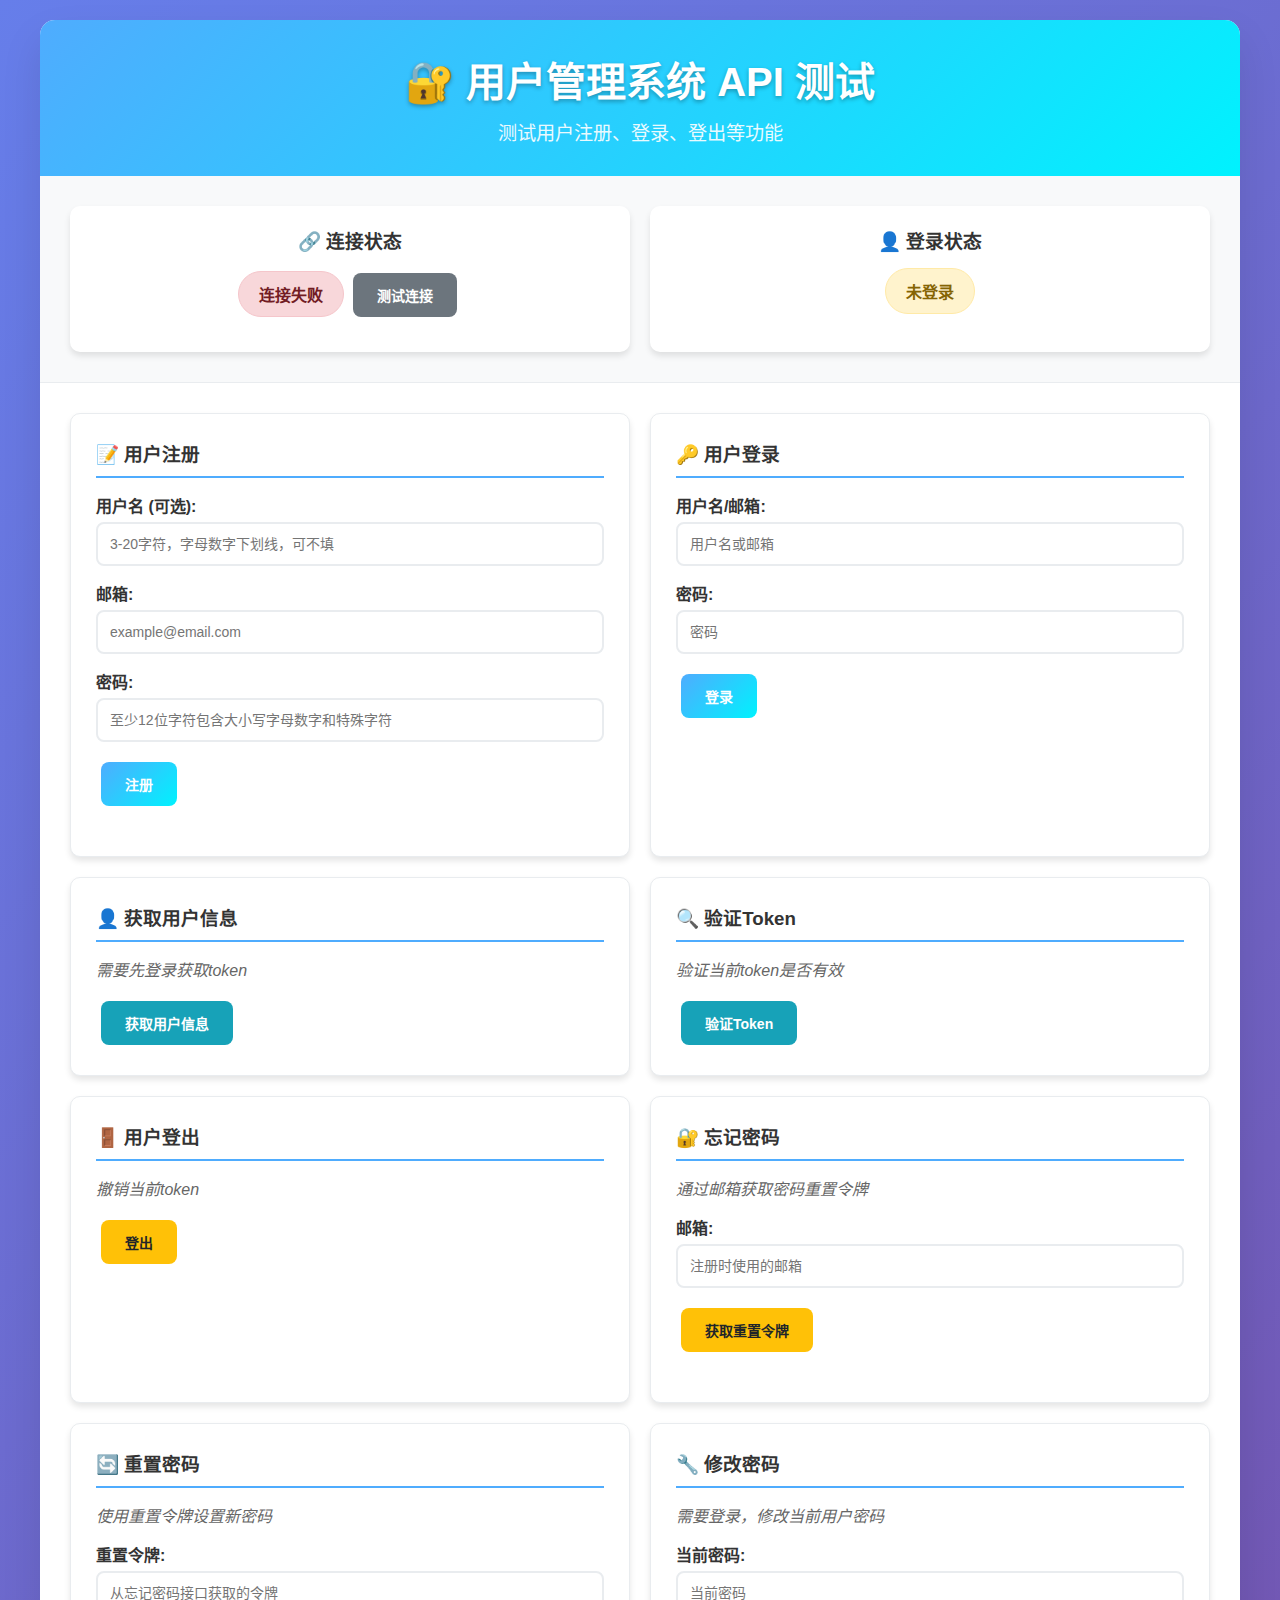
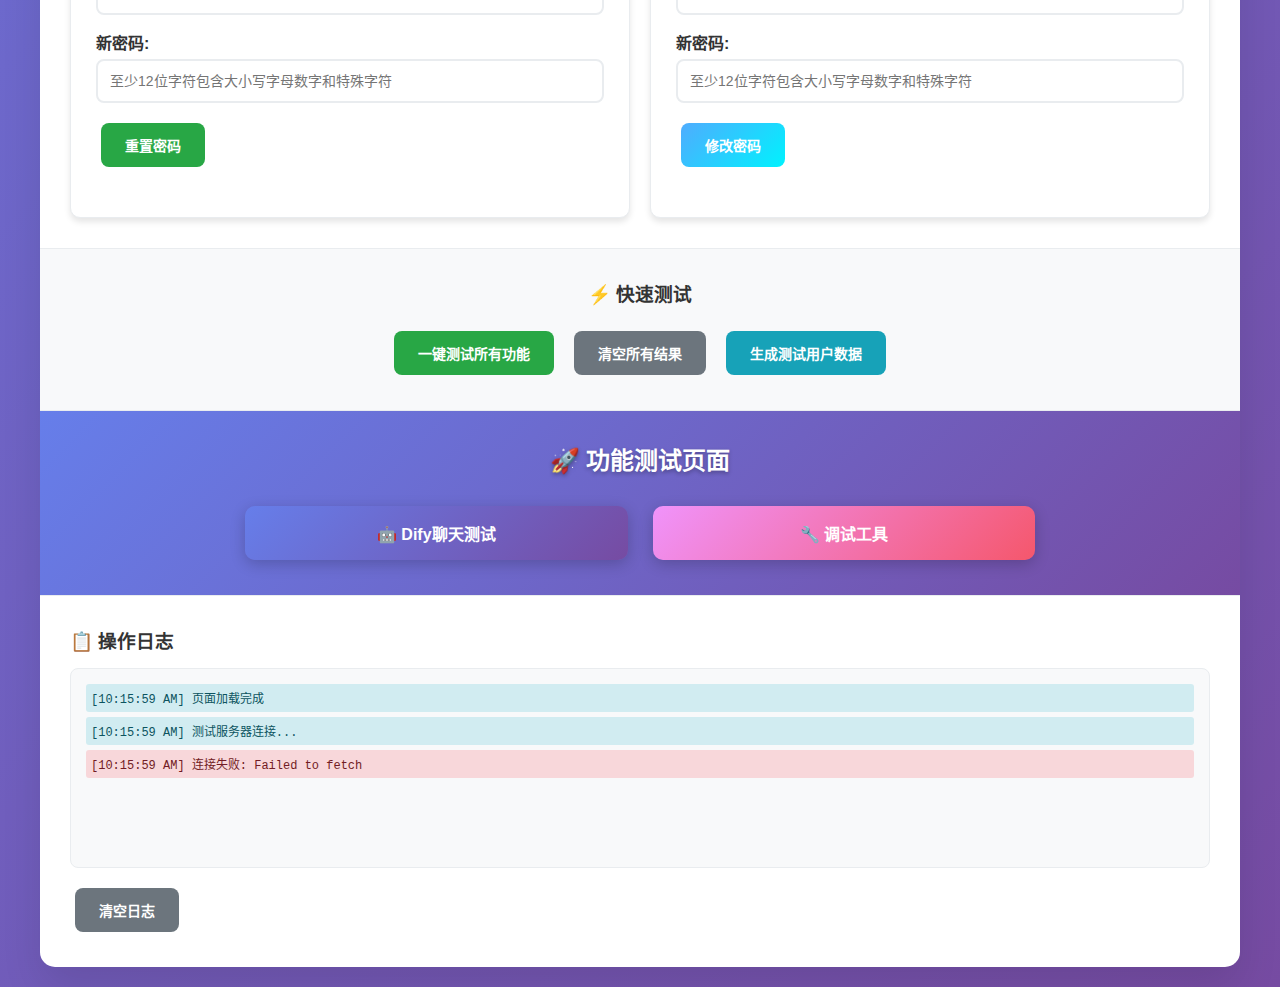
<file: web_test/index.html>
<!DOCTYPE html>
<html lang="zh-CN">
<head>
    <meta charset="UTF-8">
    <meta name="viewport" content="width=device-width, initial-scale=1.0">
    <title>用户管理系统 - API测试</title>
    <link rel="stylesheet" href="style.css">
</head>
<body>
    <div class="container">
        <header>
            <h1>🔐 用户管理系统 API 测试</h1>
            <p>测试用户注册、登录、登出等功能</p>
        </header>

        <!-- 状态显示区域 -->
        <div class="status-section">
            <div class="status-card">
                <h3>🔗 连接状态</h3>
                <div id="connection-status" class="status-indicator">未连接</div>
                <button onclick="testConnection()" class="btn btn-secondary">测试连接</button>
            </div>
            <div class="status-card">
                <h3>👤 登录状态</h3>
                <div id="login-status" class="status-indicator">未登录</div>
                <div id="user-info" class="user-info" style="display: none;"></div>
            </div>
        </div>

        <!-- API测试区域 -->
        <div class="api-section">
            <!-- 用户注册 -->
            <div class="api-card">
                <h3>📝 用户注册</h3>
                <form id="register-form" class="api-form">
                    <div class="form-group">
                        <label for="reg-username">用户名 (可选):</label>
                        <input type="text" id="reg-username" placeholder="3-20字符，字母数字下划线，可不填">
                    </div>
                    <div class="form-group">
                        <label for="reg-email">邮箱:</label>
                        <input type="email" id="reg-email" placeholder="example@email.com" required>
                    </div>
                    <div class="form-group">
                        <label for="reg-password">密码:</label>
                        <input type="password" id="reg-password" placeholder="至少12位字符包含大小写字母数字和特殊字符" required>
                    </div>
                    <button type="submit" class="btn btn-primary">注册</button>
                </form>
                <div id="register-result" class="result-area"></div>
            </div>

            <!-- 用户登录 -->
            <div class="api-card">
                <h3>🔑 用户登录</h3>
                <form id="login-form" class="api-form">
                    <div class="form-group">
                        <label for="login-credential">用户名/邮箱:</label>
                        <input type="text" id="login-credential" placeholder="用户名或邮箱" required>
                    </div>
                    <div class="form-group">
                        <label for="login-password">密码:</label>
                        <input type="password" id="login-password" placeholder="密码" required>
                    </div>
                    <button type="submit" class="btn btn-primary">登录</button>
                </form>
                <div id="login-result" class="result-area"></div>
            </div>

            <!-- 获取用户信息 -->
            <div class="api-card">
                <h3>👤 获取用户信息</h3>
                <p class="description">需要先登录获取token</p>
                <button onclick="getUserProfile()" class="btn btn-info">获取用户信息</button>
                <div id="profile-result" class="result-area"></div>
            </div>

            <!-- Token验证 -->
            <div class="api-card">
                <h3>🔍 验证Token</h3>
                <p class="description">验证当前token是否有效</p>
                <button onclick="verifyToken()" class="btn btn-info">验证Token</button>
                <div id="verify-result" class="result-area"></div>
            </div>

            <!-- 用户登出 -->
            <div class="api-card">
                <h3>🚪 用户登出</h3>
                <p class="description">撤销当前token</p>
                <button onclick="logout()" class="btn btn-warning">登出</button>
                <div id="logout-result" class="result-area"></div>
            </div>

            <!-- 忘记密码 -->
            <div class="api-card">
                <h3>🔐 忘记密码</h3>
                <p class="description">通过邮箱获取密码重置令牌</p>
                <form id="forgot-password-form" class="api-form">
                    <div class="form-group">
                        <label for="forgot-email">邮箱:</label>
                        <input type="email" id="forgot-email" placeholder="注册时使用的邮箱" required>
                    </div>
                    <button type="submit" class="btn btn-warning">获取重置令牌</button>
                </form>
                <div id="forgot-password-result" class="result-area"></div>
            </div>

            <!-- 重置密码 -->
            <div class="api-card">
                <h3>🔄 重置密码</h3>
                <p class="description">使用重置令牌设置新密码</p>
                <form id="reset-password-form" class="api-form">
                    <div class="form-group">
                        <label for="reset-token">重置令牌:</label>
                        <input type="text" id="reset-token" placeholder="从忘记密码接口获取的令牌" required>
                    </div>
                    <div class="form-group">
                        <label for="new-password">新密码:</label>
                        <input type="password" id="new-password" placeholder="至少12位字符包含大小写字母数字和特殊字符" required>
                    </div>
                    <button type="submit" class="btn btn-success">重置密码</button>
                </form>
                <div id="reset-password-result" class="result-area"></div>
            </div>

            <!-- 修改密码 -->
            <div class="api-card">
                <h3>🔧 修改密码</h3>
                <p class="description">需要登录，修改当前用户密码</p>
                <form id="change-password-form" class="api-form">
                    <div class="form-group">
                        <label for="current-password">当前密码:</label>
                        <input type="password" id="current-password" placeholder="当前密码" required>
                    </div>
                    <div class="form-group">
                        <label for="change-new-password">新密码:</label>
                        <input type="password" id="change-new-password" placeholder="至少12位字符包含大小写字母数字和特殊字符" required>
                    </div>
                    <button type="submit" class="btn btn-primary">修改密码</button>
                </form>
                <div id="change-password-result" class="result-area"></div>
            </div>
        </div>

        <!-- 快速测试区域 -->
        <div class="quick-test-section">
            <h3>⚡ 快速测试</h3>
            <div class="quick-test-buttons">
                <button onclick="quickTest()" class="btn btn-success">一键测试所有功能</button>
                <button onclick="clearAllResults()" class="btn btn-secondary">清空所有结果</button>
                <button onclick="generateTestUser()" class="btn btn-info">生成测试用户数据</button>
            </div>
        </div>

        <!-- 功能页面导航 -->
        <div class="navigation-section">
            <h3>🚀 功能测试页面</h3>
            <div class="navigation-buttons">

                <a href="dify_test.html" class="btn btn-secondary">🤖 Dify聊天测试</a>
                <a href="debug.html" class="btn btn-warning">🔧 调试工具</a>
            </div>
        </div>

        <!-- 日志区域 -->
        <div class="log-section">
            <h3>📋 操作日志</h3>
            <div id="log-area" class="log-area"></div>
            <button onclick="clearLogs()" class="btn btn-secondary">清空日志</button>
        </div>
    </div>

    <script src="script.js"></script>
</body>
</html>
</file>
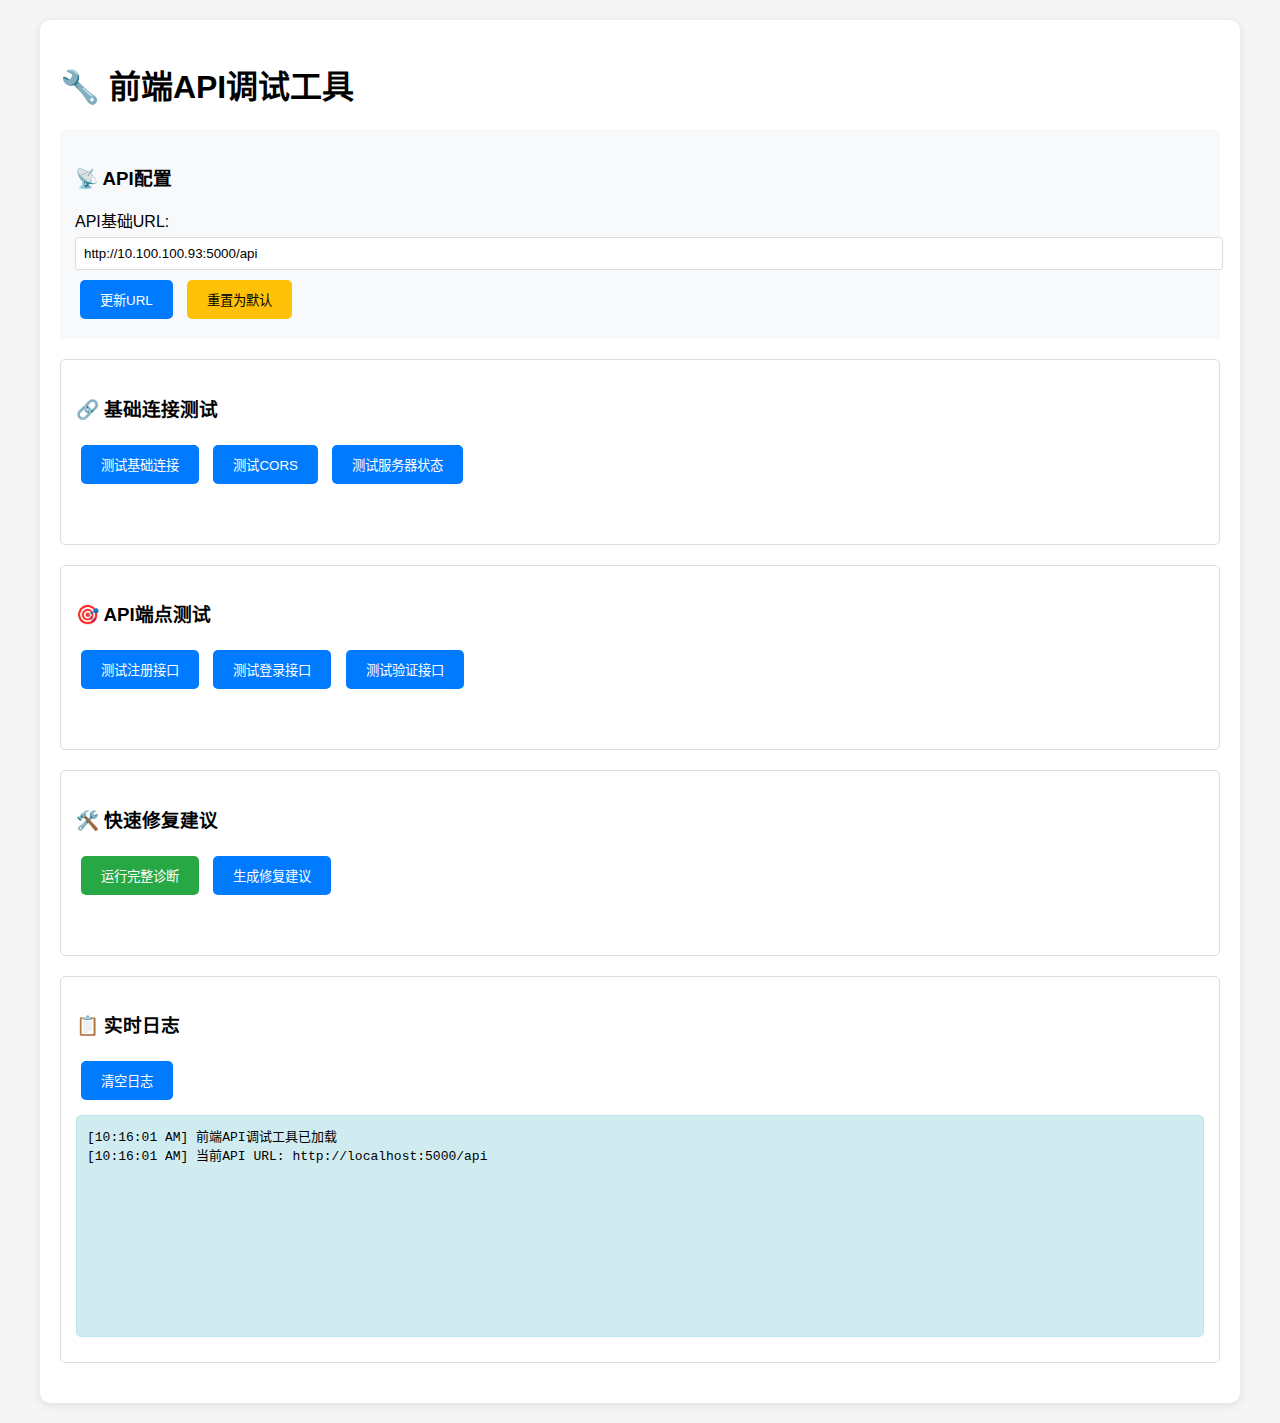
<file: web_test/debug.html>
<!DOCTYPE html>
<html lang="zh-CN">
<head>
    <meta charset="UTF-8">
    <meta name="viewport" content="width=device-width, initial-scale=1.0">
    <title>前端API调试工具</title>
    <style>
        body {
            font-family: Arial, sans-serif;
            max-width: 1200px;
            margin: 0 auto;
            padding: 20px;
            background-color: #f5f5f5;
        }
        .container {
            background: white;
            padding: 20px;
            border-radius: 10px;
            box-shadow: 0 2px 10px rgba(0,0,0,0.1);
        }
        .test-section {
            margin: 20px 0;
            padding: 15px;
            border: 1px solid #ddd;
            border-radius: 5px;
        }
        .btn {
            background: #007bff;
            color: white;
            padding: 10px 20px;
            border: none;
            border-radius: 5px;
            cursor: pointer;
            margin: 5px;
        }
        .btn:hover { background: #0056b3; }
        .btn.success { background: #28a745; }
        .btn.danger { background: #dc3545; }
        .btn.warning { background: #ffc107; color: black; }
        
        .result {
            margin: 10px 0;
            padding: 10px;
            border-radius: 5px;
            white-space: pre-wrap;
            font-family: monospace;
        }
        .result.success { background: #d4edda; border: 1px solid #c3e6cb; }
        .result.error { background: #f8d7da; border: 1px solid #f5c6cb; }
        .result.info { background: #d1ecf1; border: 1px solid #bee5eb; }
        
        .config-section {
            background: #f8f9fa;
            padding: 15px;
            border-radius: 5px;
            margin: 15px 0;
        }
        
        .url-input {
            width: 100%;
            padding: 8px;
            margin: 5px 0;
            border: 1px solid #ddd;
            border-radius: 3px;
        }
    </style>
</head>
<body>
    <div class="container">
        <h1>🔧 前端API调试工具</h1>
        
        <!-- API配置 -->
        <div class="config-section">
            <h3>📡 API配置</h3>
            <label>API基础URL:</label>
            <input type="text" id="api-url" class="url-input" value="http://10.100.100.93:5000/api">
            <button class="btn" onclick="updateApiUrl()">更新URL</button>
            <button class="btn warning" onclick="resetToDefault()">重置为默认</button>
        </div>
        
        <!-- 基础连接测试 -->
        <div class="test-section">
            <h3>🔗 基础连接测试</h3>
            <button class="btn" onclick="testBasicConnection()">测试基础连接</button>
            <button class="btn" onclick="testCors()">测试CORS</button>
            <button class="btn" onclick="testServerStatus()">测试服务器状态</button>
            <div id="connection-result" class="result"></div>
        </div>
        
        <!-- API端点测试 -->
        <div class="test-section">
            <h3>🎯 API端点测试</h3>
            <button class="btn" onclick="testRegisterEndpoint()">测试注册接口</button>
            <button class="btn" onclick="testLoginEndpoint()">测试登录接口</button>
            <button class="btn" onclick="testVerifyEndpoint()">测试验证接口</button>
            <div id="endpoint-result" class="result"></div>
        </div>
        
        <!-- 快速修复建议 -->
        <div class="test-section">
            <h3>🛠️ 快速修复建议</h3>
            <button class="btn success" onclick="runFullDiagnostic()">运行完整诊断</button>
            <button class="btn" onclick="generateFixSuggestions()">生成修复建议</button>
            <div id="fix-result" class="result"></div>
        </div>
        
        <!-- 实时日志 -->
        <div class="test-section">
            <h3>📋 实时日志</h3>
            <button class="btn" onclick="clearLog()">清空日志</button>
            <div id="debug-log" class="result info" style="height: 200px; overflow-y: scroll;"></div>
        </div>
    </div>

    <script>
        let currentApiUrl = 'http://localhost:5000/api';

        // 日志函数
        function addLog(message, type = 'info') {
            const timestamp = new Date().toLocaleTimeString();
            const logEntry = `[${timestamp}] ${message}`;
            
            const logArea = document.getElementById('debug-log');
            const logDiv = document.createElement('div');
            logDiv.textContent = logEntry;
            logDiv.style.color = type === 'error' ? 'red' : type === 'success' ? 'green' : 'black';
            logArea.appendChild(logDiv);
            logArea.scrollTop = logArea.scrollHeight;
        }

        function clearLog() {
            document.getElementById('debug-log').innerHTML = '';
            addLog('日志已清空');
        }

        // 显示结果
        function showResult(elementId, message, type = 'info') {
            const element = document.getElementById(elementId);
            element.textContent = message;
            element.className = `result ${type}`;
            addLog(message, type);
        }

        // 更新API URL
        function updateApiUrl() {
            const newUrl = document.getElementById('api-url').value.trim();
            if (newUrl) {
                currentApiUrl = newUrl;
                addLog(`API URL已更新为: ${currentApiUrl}`);
            }
        }

        function resetToDefault() {
            document.getElementById('api-url').value = 'http://localhost:5000/api';
            currentApiUrl = 'http://localhost:5000/api';
            addLog('API URL已重置为默认值');
        }

        // 基础连接测试
        async function testBasicConnection() {
            addLog('开始基础连接测试...');
            try {
                const response = await fetch(currentApiUrl.replace('/api', ''));
                showResult('connection-result', 
                    `基础连接测试结果:\n状态码: ${response.status}\n状态文本: ${response.statusText}`, 
                    response.ok ? 'success' : 'error'
                );
            } catch (error) {
                showResult('connection-result', 
                    `基础连接测试失败:\n错误: ${error.message}\n可能的原因:\n1. 后端服务未启动\n2. 端口被占用\n3. 防火墙阻止连接`, 
                    'error'
                );
            }
        }

        async function testCors() {
            addLog('开始CORS测试...');
            try {
                const response = await fetch(`${currentApiUrl}/auth/verify-token`, {
                    method: 'OPTIONS'
                });
                const corsHeaders = {
                    'Access-Control-Allow-Origin': response.headers.get('Access-Control-Allow-Origin'),
                    'Access-Control-Allow-Methods': response.headers.get('Access-Control-Allow-Methods'),
                    'Access-Control-Allow-Headers': response.headers.get('Access-Control-Allow-Headers')
                };
                
                showResult('connection-result', 
                    `CORS测试结果:\n状态码: ${response.status}\nCORS头信息:\n${JSON.stringify(corsHeaders, null, 2)}`, 
                    response.ok ? 'success' : 'error'
                );
            } catch (error) {
                showResult('connection-result', 
                    `CORS测试失败:\n错误: ${error.message}\n可能的原因:\n1. 服务器未配置CORS\n2. 预检请求失败`, 
                    'error'
                );
            }
        }

        async function testServerStatus() {
            addLog('测试服务器状态...');
            try {
                const response = await fetch(`${currentApiUrl}/auth/verify-token`, {
                    method: 'POST',
                    headers: { 'Content-Type': 'application/json' },
                    body: JSON.stringify({})
                });
                const result = await response.json();

                showResult('connection-result', 
                    `服务器状态测试:\n状态码: ${response.status}\n响应: ${JSON.stringify(result, null, 2)}`, 
                    'info'
                );
            } catch (error) {
                showResult('connection-result', `服务器状态测试失败: ${error.message}`, 'error');
            }
        }

        // API端点测试
        async function testRegisterEndpoint() {
            addLog('测试注册接口...');
            try {
                const testData = {
                    username: `test_${Date.now()}`,
                    email: `test_${Date.now()}@example.com`,
                    password: 'TestPass123'
                };

                const response = await fetch(`${currentApiUrl}/auth/register`, {
                    method: 'POST',
                    headers: { 'Content-Type': 'application/json' },
                    body: JSON.stringify(testData)
                });

                const result = await response.json();
                showResult('endpoint-result', 
                    `注册接口测试:\n状态码: ${response.status}\n响应: ${JSON.stringify(result, null, 2)}`, 
                    response.ok ? 'success' : 'error'
                );
            } catch (error) {
                showResult('endpoint-result', `注册接口测试失败: ${error.message}`, 'error');
            }
        }

        async function testLoginEndpoint() {
            addLog('测试登录接口...');
            try {
                const response = await fetch(`${currentApiUrl}/auth/login`, {
                    method: 'POST',
                    headers: { 'Content-Type': 'application/json' },
                    body: JSON.stringify({
                        credential: 'nonexistent',
                        password: 'wrongpassword'
                    })
                });

                const result = await response.json();
                showResult('endpoint-result', 
                    `登录接口测试:\n状态码: ${response.status}\n响应: ${JSON.stringify(result, null, 2)}`, 
                    response.status === 404 ? 'success' : 'error'
                );
            } catch (error) {
                showResult('endpoint-result', `登录接口测试失败: ${error.message}`, 'error');
            }
        }

        async function testVerifyEndpoint() {
            addLog('测试验证接口...');
            try {
                const response = await fetch(`${currentApiUrl}/auth/verify-token`, {
                    method: 'POST',
                    headers: { 
                        'Content-Type': 'application/json',
                        'Authorization': 'Bearer invalid-token'
                    }
                });

                const result = await response.json();
                showResult('endpoint-result', 
                    `验证接口测试:\n状态码: ${response.status}\n响应: ${JSON.stringify(result, null, 2)}`, 
                    response.status === 422 || response.status === 401 ? 'success' : 'error'
                );
            } catch (error) {
                showResult('endpoint-result', `验证接口测试失败: ${error.message}`, 'error');
            }
        }

        // 完整诊断
        async function runFullDiagnostic() {
            addLog('开始运行完整诊断...');
            showResult('fix-result', '正在运行完整诊断，请稍候...', 'info');
            
            await testBasicConnection();
            await new Promise(resolve => setTimeout(resolve, 500));
            await testCors();
            await new Promise(resolve => setTimeout(resolve, 500));
            await testVerifyEndpoint();
            await new Promise(resolve => setTimeout(resolve, 500));
            
            addLog('完整诊断完成');
            showResult('fix-result', '完整诊断已完成，请查看各个测试结果', 'success');
        }

        function generateFixSuggestions() {
            const suggestions = `🛠️ 常见问题修复建议:

1. 🔧 后端服务问题:
   - 确保后端服务已启动: python run.py
   - 检查端口5000是否被占用
   - 确认 .env 文件已正确配置

2. 🌐 网络连接问题:
   - 尝试使用 localhost 替代 127.0.0.1
   - 检查防火墙设置
   - 确认浏览器没有阻止请求

3. 📁 文件路径问题:
   - 确保从正确的目录启动服务
   - 检查所有文件路径是否正确

4. 🔐 CORS问题:
   - 确认Flask-CORS已正确配置
   - 检查CORS设置是否允许当前域名

5. ⚙️ 配置问题:
   - 运行: python check_config.py
   - 检查数据库连接
   - 验证环境变量设置`;

            showResult('fix-result', suggestions, 'info');
            addLog('已生成修复建议');
        }

        // 页面加载时初始化
        document.addEventListener('DOMContentLoaded', function() {
            addLog('前端API调试工具已加载');
            addLog(`当前API URL: ${currentApiUrl}`);
        });
    </script>
</body>
</html>
</file>
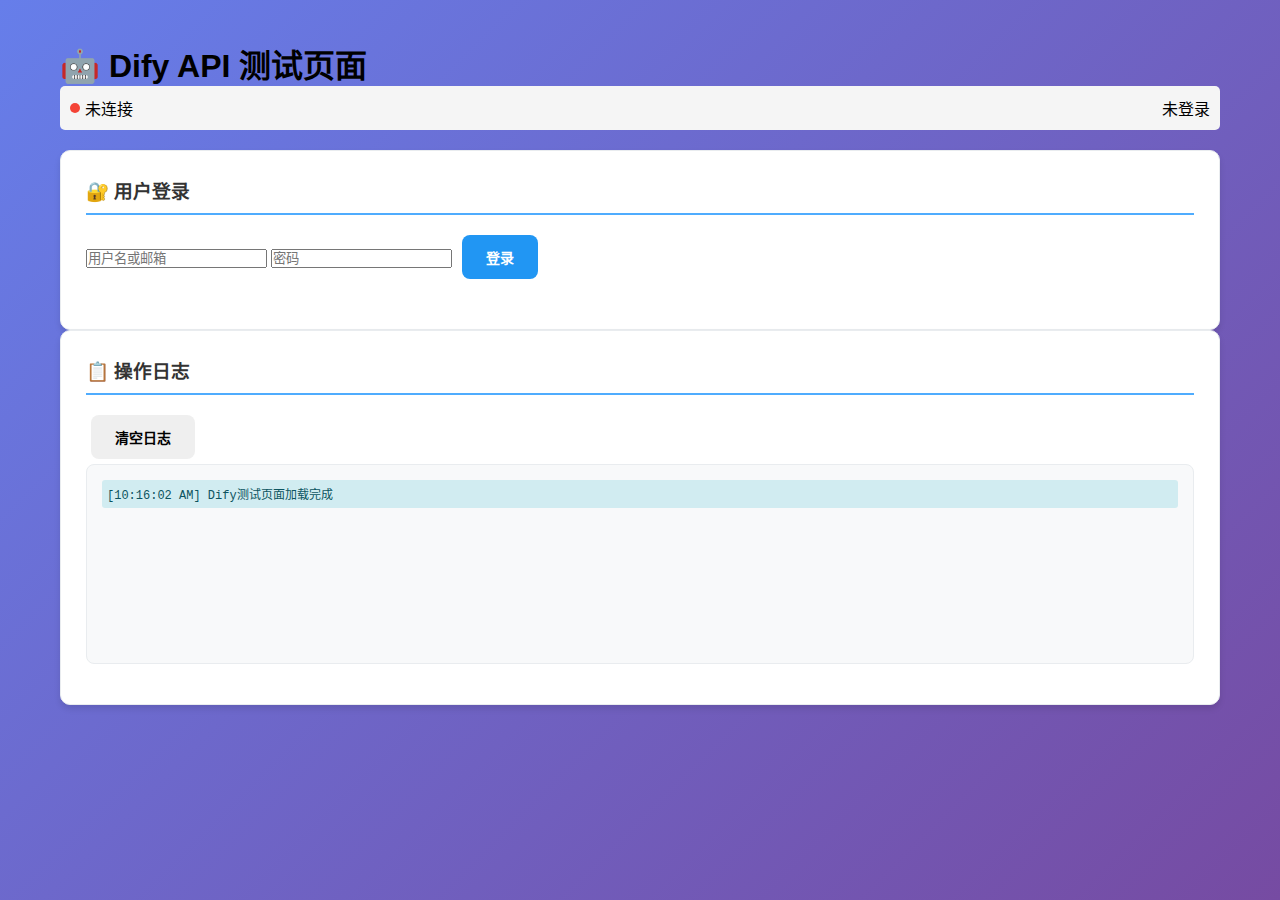
<file: web_test/dify_test.html>
<!DOCTYPE html>
<html lang="zh-CN">
<head>
    <meta charset="UTF-8">
    <meta name="viewport" content="width=device-width, initial-scale=1.0">
    <title>Dify API 测试页面</title>
    <link rel="stylesheet" href="style.css">
    <style>
        .dify-container {
            max-width: 1200px;
            margin: 0 auto;
            padding: 20px;
        }
        
        .chat-container {
            display: flex;
            gap: 20px;
            margin-top: 20px;
        }
        
        .chat-input {
            flex: 1;
            display: flex;
            flex-direction: column;
            gap: 10px;
        }
        
        .chat-output {
            flex: 1;
            display: flex;
            flex-direction: column;
            gap: 10px;
        }
        
        .message-input {
            width: 100%;
            min-height: 100px;
            padding: 10px;
            border: 1px solid #ddd;
            border-radius: 5px;
            font-family: inherit;
            resize: vertical;
        }
        
        .chat-messages {
            border: 1px solid #ddd;
            border-radius: 5px;
            padding: 15px;
            min-height: 300px;
            max-height: 500px;
            overflow-y: auto;
            background: #f9f9f9;
            font-family: monospace;
            white-space: pre-wrap;
        }
        
        .message {
            margin-bottom: 10px;
            padding: 8px;
            border-radius: 5px;
        }
        
        .message.user {
            background: #e3f2fd;
            text-align: right;
        }
        
        .message.assistant {
            background: #f1f8e9;
        }
        
        .message.system {
            background: #fff3e0;
            font-style: italic;
        }
        
        .message.error {
            background: #ffebee;
            color: #c62828;
        }
        
        .btn-group {
            display: flex;
            gap: 10px;
        }
        
        .btn.primary {
            background: #2196f3;
            color: white;
        }
        
        .btn.secondary {
            background: #757575;
            color: white;
        }
        
        .btn:disabled {
            background: #ccc;
            cursor: not-allowed;
        }
        
        .status-bar {
            display: flex;
            justify-content: space-between;
            align-items: center;
            padding: 10px;
            background: #f5f5f5;
            border-radius: 5px;
            margin-bottom: 20px;
        }
        
        .connection-status {
            display: flex;
            align-items: center;
            gap: 5px;
        }
        
        .status-dot {
            width: 10px;
            height: 10px;
            border-radius: 50%;
        }
        
        .status-dot.connected {
            background: #4caf50;
        }
        
        .status-dot.disconnected {
            background: #f44336;
        }
        
        .status-dot.connecting {
            background: #ff9800;
            animation: pulse 1s infinite;
        }
        
        @keyframes pulse {
            0% { opacity: 1; }
            50% { opacity: 0.5; }
            100% { opacity: 1; }
        }
    </style>
</head>
<body>
    <div class="dify-container">
        <h1>🤖 Dify API 测试页面</h1>
        
        <!-- 状态栏 -->
        <div class="status-bar">
            <div class="connection-status">
                <div class="status-dot disconnected" id="connection-dot"></div>
                <span id="connection-text">未连接</span>
            </div>
            <div class="login-status">
                <span id="login-status">未登录</span>
                <button class="btn" onclick="logout()" id="logout-btn" style="display: none;">退出登录</button>
            </div>
        </div>
        
        <!-- 登录区域 -->
        <div class="api-card" id="login-section">
            <h3>🔐 用户登录</h3>
            <form id="login-form" class="api-form">
                <input type="text" id="credential" placeholder="用户名或邮箱" required>
                <input type="password" id="password" placeholder="密码" required>
                <button type="submit" class="btn primary">登录</button>
            </form>
            <div id="login-result" class="result-area" style="display: none;"></div>
        </div>
        
        <!-- Dify聊天区域 -->
        <div class="api-card" id="chat-section" style="display: none;">
            <h3>💬 Dify 聊天测试</h3>
            
            <div class="chat-container">
                <div class="chat-input">
                    <h4>输入消息</h4>
                    <textarea class="message-input" id="user-message" placeholder="请输入您的消息..."></textarea>
                    <div class="btn-group">
                        <button class="btn primary" onclick="sendMessage()" id="send-btn">发送消息</button>
                        <button class="btn" onclick="clearChat()">清空对话</button>
                    </div>
                </div>
                
                <div class="chat-output">
                    <h4>对话记录</h4>
                    <div class="chat-messages" id="chat-messages"></div>
                </div>
            </div>
        </div>
        
        <!-- Dify配置信息 -->
        <div class="api-card" id="config-section" style="display: none;">
            <h3>⚙️ Dify 配置信息</h3>
            <button class="btn" onclick="getDifyConfig()">获取配置</button>
            <div id="config-result" class="result-area" style="display: none;"></div>
        </div>
        
        <!-- 日志区域 -->
        <div class="api-card">
            <h3>📋 操作日志</h3>
            <button class="btn" onclick="clearLogs()">清空日志</button>
            <div id="log-area" class="log-area"></div>
        </div>
    </div>

    <script src="jwt_helper.js"></script>
    <script>
        // API基础配置
        const API_BASE_URL = 'http://localhost:5000/api';
        let currentToken = localStorage.getItem('access_token');
        let eventSource = null;
        
        // 页面加载完成后初始化
        document.addEventListener('DOMContentLoaded', function() {
            initializePage();
            setupEventListeners();
        });
        
        // 初始化页面
        function initializePage() {
            addLog('Dify测试页面加载完成', 'info');
            updateConnectionStatus();
            updateLoginStatus();
            checkLoginStatus();
        }
        
        // 设置事件监听器
        function setupEventListeners() {
            document.getElementById('login-form').addEventListener('submit', function(e) {
                e.preventDefault();
                login();
            });
            
            document.getElementById('user-message').addEventListener('keydown', function(e) {
                if (e.ctrlKey && e.key === 'Enter') {
                    sendMessage();
                }
            });
        }
        
        // 日志功能
        function addLog(message, type = 'info') {
            const logArea = document.getElementById('log-area');
            const timestamp = new Date().toLocaleTimeString();
            const logEntry = document.createElement('div');
            logEntry.className = `log-entry ${type}`;
            logEntry.textContent = `[${timestamp}] ${message}`;
            logArea.appendChild(logEntry);
            logArea.scrollTop = logArea.scrollHeight;
        }
        
        function clearLogs() {
            document.getElementById('log-area').innerHTML = '';
            addLog('日志已清空', 'info');
        }
        
        // 状态更新
        function updateConnectionStatus(status = '未连接', type = 'disconnected') {
            const dot = document.getElementById('connection-dot');
            const text = document.getElementById('connection-text');
            
            dot.className = `status-dot ${type}`;
            text.textContent = status;
        }
        
        function updateLoginStatus() {
            const statusElement = document.getElementById('login-status');
            const logoutBtn = document.getElementById('logout-btn');
            const loginSection = document.getElementById('login-section');
            const chatSection = document.getElementById('chat-section');
            const configSection = document.getElementById('config-section');
            
            if (currentToken) {
                statusElement.textContent = '已登录';
                logoutBtn.style.display = 'inline-block';
                loginSection.style.display = 'none';
                chatSection.style.display = 'block';
                configSection.style.display = 'block';
                updateConnectionStatus('已连接', 'connected');
            } else {
                statusElement.textContent = '未登录';
                logoutBtn.style.display = 'none';
                loginSection.style.display = 'block';
                chatSection.style.display = 'none';
                configSection.style.display = 'none';
                updateConnectionStatus('未连接', 'disconnected');
            }
        }
        
        // 登录功能
        async function login() {
            const credential = document.getElementById('credential').value.trim();
            const password = document.getElementById('password').value;
            
            if (!credential || !password) {
                showResult('login-result', { error: '请填写用户名/邮箱和密码' }, false);
                return;
            }
            
            try {
                addLog('正在登录...', 'info');
                
                const response = await fetch(`${API_BASE_URL}/auth/login`, {
                    method: 'POST',
                    headers: {
                        'Content-Type': 'application/json'
                    },
                    body: JSON.stringify({
                        credential: credential,
                        password: password
                    })
                });
                
                const result = await response.json();
                
                if (response.ok && result.success) {
                    currentToken = result.data.access_token;
                    localStorage.setItem('access_token', currentToken);
                    
                    showResult('login-result', result, true);
                    addLog(`登录成功: ${result.data.user.username || result.data.user.email}`, 'success');
                    
                    updateLoginStatus();
                    document.getElementById('login-form').reset();
                } else {
                    showResult('login-result', result, false);
                    addLog(`登录失败: ${result.message}`, 'error');
                }
            } catch (error) {
                const errorMsg = `登录异常: ${error.message}`;
                showResult('login-result', { error: errorMsg }, false);
                addLog(errorMsg, 'error');
            }
        }
        
        // 退出登录
        function logout() {
            currentToken = null;
            localStorage.removeItem('access_token');
            updateLoginStatus();
            clearChat();
            addLog('已退出登录', 'info');
        }
        
        // 检查登录状态
        function checkLoginStatus() {
            if (currentToken) {
                updateLoginStatus();
            }
        }
        
        // 发送消息到Dify
        async function sendMessage() {
            const messageInput = document.getElementById('user-message');
            const message = messageInput.value.trim();
            
            if (!message) {
                addLog('请输入消息内容', 'warning');
                return;
            }
            
            if (!currentToken) {
                addLog('请先登录', 'error');
                return;
            }
            
            const sendBtn = document.getElementById('send-btn');
            
            try {
                sendBtn.disabled = true;
                sendBtn.textContent = '发送中...';
                
                // 显示用户消息
                addChatMessage('user', message);
                messageInput.value = '';
                
                addLog('正在发送消息到Dify...', 'info');
                updateConnectionStatus('发送中...', 'connecting');
                
                // 构建请求数据（根据Dify API文档调整）
                const requestData = {
                    inputs: {},
                    query: message,
                    response_mode: "streaming",
                    conversation_id: "",
                    user: "test-user"
                };
                
                const response = await fetch(`${API_BASE_URL}/dify/chat-simple`, {
                    method: 'POST',
                    headers: {
                        'Content-Type': 'application/json',
                        'Authorization': `Bearer ${currentToken}`
                    },
                    body: JSON.stringify(requestData)
                });
                
                if (!response.ok) {
                    throw new Error(`HTTP ${response.status}: ${response.statusText}`);
                }
                
                // 处理流式响应
                const reader = response.body.getReader();
                const decoder = new TextDecoder();
                let assistantMessage = '';
                
                addChatMessage('system', '正在接收回复...');
                updateConnectionStatus('接收中...', 'connecting');
                
                while (true) {
                    const { done, value } = await reader.read();
                    
                    if (done) {
                        break;
                    }
                    
                    const chunk = decoder.decode(value, { stream: true });
                    
                    // 处理SSE格式的数据
                    const lines = chunk.split('\n');
                    for (const line of lines) {
                        if (line.startsWith('data: ')) {
                            const data = line.slice(6).trim();
                            
                            if (data === '[DONE]') {
                                addLog('Dify响应完成', 'success');
                                break;
                            }
                            
                            if (data) {
                                try {
                                    const parsed = JSON.parse(data);
                                    if (parsed.answer) {
                                        // 确保正确解码Unicode字符
                                        const decodedAnswer = decodeUnicode(parsed.answer);
                                        assistantMessage += decodedAnswer;
                                        updateLastChatMessage('assistant', assistantMessage);
                                    }
                                } catch (e) {
                                    // 如果不是JSON格式，直接添加到消息中
                                    assistantMessage += data;
                                    updateLastChatMessage('assistant', assistantMessage);
                                }
                            }
                        }
                    }
                }
                
                if (!assistantMessage) {
                    addChatMessage('assistant', '收到空回复');
                }
                
                updateConnectionStatus('已连接', 'connected');
                
            } catch (error) {
                const errorMsg = `发送失败: ${error.message}`;
                addChatMessage('error', errorMsg);
                addLog(errorMsg, 'error');
                updateConnectionStatus('连接异常', 'disconnected');
            } finally {
                sendBtn.disabled = false;
                sendBtn.textContent = '发送消息';
            }
        }

        
        // 获取Dify配置
        async function getDifyConfig() {
            if (!currentToken) {
                addLog('请先登录', 'error');
                return;
            }
            
            try {
                addLog('正在获取Dify配置...', 'info');
                
                const response = await fetch(`${API_BASE_URL}/dify/config`, {
                    method: 'GET',
                    headers: {
                        'Authorization': `Bearer ${currentToken}`
                    }
                });
                
                const result = await response.json();
                
                if (response.ok) {
                    showResult('config-result', result, true);
                    addLog('获取Dify配置成功', 'success');
                } else {
                    showResult('config-result', result, false);
                    addLog(`获取配置失败: ${result.message}`, 'error');
                }
            } catch (error) {
                const errorMsg = `获取配置异常: ${error.message}`;
                showResult('config-result', { error: errorMsg }, false);
                addLog(errorMsg, 'error');
            }
        }
        
        // 聊天消息管理
        function addChatMessage(type, content) {
            const messagesContainer = document.getElementById('chat-messages');
            const messageDiv = document.createElement('div');
            messageDiv.className = `message ${type}`;
            messageDiv.textContent = content;
            messagesContainer.appendChild(messageDiv);
            messagesContainer.scrollTop = messagesContainer.scrollHeight;
        }
        
        function updateLastChatMessage(type, content) {
            const messagesContainer = document.getElementById('chat-messages');
            const messages = messagesContainer.querySelectorAll('.message');
            const lastMessage = messages[messages.length - 1];
            
            if (lastMessage && (lastMessage.classList.contains('system') || lastMessage.classList.contains(type))) {
                lastMessage.className = `message ${type}`;
                lastMessage.textContent = content;
            } else {
                addChatMessage(type, content);
            }
            
            messagesContainer.scrollTop = messagesContainer.scrollHeight;
        }
        
        function clearChat() {
            document.getElementById('chat-messages').innerHTML = '';
            addLog('对话记录已清空', 'info');
        }
        
        // Unicode解码函数
        function decodeUnicode(str) {
            try {
                // 处理Unicode转义序列
                return str.replace(/\\u[\dA-F]{4}/gi, function (match) {
                    return String.fromCharCode(parseInt(match.replace(/\\u/g, ''), 16));
                });
            } catch (e) {
                return str;
            }
        }
        
        // 显示结果
        function showResult(elementId, data, isSuccess = true) {
            const resultElement = document.getElementById(elementId);
            resultElement.className = `result-area ${isSuccess ? 'success' : 'error'}`;
            resultElement.textContent = JSON.stringify(data, null, 2);
            resultElement.style.display = 'block';
        }
    </script>
</body>
</html>
</file>
<file: web_test/style.css>
/* 全局样式 */
* {
    margin: 0;
    padding: 0;
    box-sizing: border-box;
}

body {
    font-family: 'Segoe UI', Tahoma, Geneva, Verdana, sans-serif;
    background: linear-gradient(135deg, #667eea 0%, #764ba2 100%);
    min-height: 100vh;
    padding: 20px;
}

.container {
    max-width: 1200px;
    margin: 0 auto;
    background: white;
    border-radius: 15px;
    box-shadow: 0 20px 40px rgba(0, 0, 0, 0.1);
    overflow: hidden;
}

/* 头部样式 */
header {
    background: linear-gradient(135deg, #4facfe 0%, #00f2fe 100%);
    color: white;
    padding: 30px;
    text-align: center;
}

header h1 {
    font-size: 2.5em;
    margin-bottom: 10px;
    text-shadow: 0 2px 4px rgba(0, 0, 0, 0.3);
}

header p {
    font-size: 1.2em;
    opacity: 0.9;
}

/* 状态区域 */
.status-section {
    display: grid;
    grid-template-columns: 1fr 1fr;
    gap: 20px;
    padding: 30px;
    background: #f8f9fa;
    border-bottom: 1px solid #e9ecef;
}

.status-card {
    background: white;
    padding: 20px;
    border-radius: 10px;
    box-shadow: 0 4px 6px rgba(0, 0, 0, 0.1);
    text-align: center;
}

.status-card h3 {
    margin-bottom: 15px;
    color: #333;
}

.status-indicator {
    padding: 10px 20px;
    border-radius: 25px;
    font-weight: bold;
    margin-bottom: 15px;
    display: inline-block;
}

.status-indicator.connected {
    background: #d4edda;
    color: #155724;
    border: 1px solid #c3e6cb;
}

.status-indicator.disconnected {
    background: #f8d7da;
    color: #721c24;
    border: 1px solid #f5c6cb;
}

.status-indicator.connecting {
    background: #ffeaa7;
    color: #856404;
    border: 1px solid #fdcb6e;
    animation: pulse 1.5s infinite;
}

@keyframes pulse {
    0% { opacity: 1; }
    50% { opacity: 0.7; }
    100% { opacity: 1; }
}

.status-indicator.logged-in {
    background: #d1ecf1;
    color: #0c5460;
    border: 1px solid #bee5eb;
}

.status-indicator.logged-out {
    background: #fff3cd;
    color: #856404;
    border: 1px solid #ffeaa7;
}

.user-info {
    background: #e7f3ff;
    padding: 10px;
    border-radius: 5px;
    margin-top: 10px;
    font-size: 0.9em;
}

/* API测试区域 */
.api-section {
    display: grid;
    grid-template-columns: repeat(auto-fit, minmax(400px, 1fr));
    gap: 20px;
    padding: 30px;
}

.api-card {
    background: white;
    border: 1px solid #e9ecef;
    border-radius: 10px;
    padding: 25px;
    box-shadow: 0 4px 6px rgba(0, 0, 0, 0.1);
    transition: transform 0.2s ease, box-shadow 0.2s ease;
}

.api-card:hover {
    transform: translateY(-2px);
    box-shadow: 0 8px 15px rgba(0, 0, 0, 0.15);
}

.api-card h3 {
    margin-bottom: 15px;
    color: #333;
    border-bottom: 2px solid #4facfe;
    padding-bottom: 10px;
}

.description {
    color: #666;
    font-style: italic;
    margin-bottom: 15px;
}

/* 表单样式 */
.api-form {
    margin-bottom: 20px;
}

.form-group {
    margin-bottom: 15px;
}

.form-group label {
    display: block;
    margin-bottom: 5px;
    font-weight: bold;
    color: #333;
}

.form-group input {
    width: 100%;
    padding: 12px;
    border: 2px solid #e9ecef;
    border-radius: 8px;
    font-size: 14px;
    transition: border-color 0.3s ease;
}

.form-group input:focus {
    outline: none;
    border-color: #4facfe;
    box-shadow: 0 0 0 3px rgba(79, 172, 254, 0.1);
}

/* 按钮样式 */
.btn {
    padding: 12px 24px;
    border: none;
    border-radius: 8px;
    font-size: 14px;
    font-weight: bold;
    cursor: pointer;
    transition: all 0.3s ease;
    text-decoration: none;
    display: inline-block;
    margin: 5px;
}

.btn:hover {
    transform: translateY(-1px);
    box-shadow: 0 4px 8px rgba(0, 0, 0, 0.2);
}

.btn-primary {
    background: linear-gradient(135deg, #4facfe 0%, #00f2fe 100%);
    color: white;
}

.btn-secondary {
    background: #6c757d;
    color: white;
}

.btn-info {
    background: #17a2b8;
    color: white;
}

.btn-success {
    background: #28a745;
    color: white;
}

.btn-warning {
    background: #ffc107;
    color: #212529;
}

.btn-danger {
    background: #dc3545;
    color: white;
}

/* 结果区域 */
.result-area {
    margin-top: 15px;
    padding: 15px;
    border-radius: 8px;
    font-family: 'Courier New', monospace;
    font-size: 13px;
    white-space: pre-wrap;
    max-height: 300px;
    overflow-y: auto;
    display: none;
}

.result-area.success {
    background: #d4edda;
    color: #155724;
    border: 1px solid #c3e6cb;
    display: block;
}

.result-area.error {
    background: #f8d7da;
    color: #721c24;
    border: 1px solid #f5c6cb;
    display: block;
}

.result-area.info {
    background: #d1ecf1;
    color: #0c5460;
    border: 1px solid #bee5eb;
    display: block;
}

/* 快速测试区域 */
.quick-test-section {
    background: #f8f9fa;
    padding: 30px;
    border-top: 1px solid #e9ecef;
    text-align: center;
}

.quick-test-section h3 {
    margin-bottom: 20px;
    color: #333;
}

.quick-test-buttons {
    display: flex;
    justify-content: center;
    flex-wrap: wrap;
    gap: 10px;
}

/* 日志区域 */
.log-section {
    padding: 30px;
    border-top: 1px solid #e9ecef;
}

.log-section h3 {
    margin-bottom: 15px;
    color: #333;
}

.log-area {
    background: #f8f9fa;
    border: 1px solid #e9ecef;
    border-radius: 8px;
    padding: 15px;
    height: 200px;
    overflow-y: auto;
    font-family: 'Courier New', monospace;
    font-size: 12px;
    margin-bottom: 15px;
}

.log-entry {
    margin-bottom: 5px;
    padding: 5px;
    border-radius: 3px;
}

.log-entry.info {
    background: #d1ecf1;
    color: #0c5460;
}

.log-entry.success {
    background: #d4edda;
    color: #155724;
}

.log-entry.error {
    background: #f8d7da;
    color: #721c24;
}

.log-entry.warning {
    background: #fff3cd;
    color: #856404;
}

/* 响应式设计 */
@media (max-width: 768px) {
    .status-section {
        grid-template-columns: 1fr;
    }
    
    .api-section {
        grid-template-columns: 1fr;
        padding: 20px;
    }
    
    .quick-test-buttons {
        flex-direction: column;
        align-items: center;
    }
    
    header h1 {
        font-size: 2em;
    }
}

/* 动画效果 */
@keyframes fadeIn {
    from {
        opacity: 0;
        transform: translateY(20px);
    }
    to {
        opacity: 1;
        transform: translateY(0);
    }
}

.api-card {
    animation: fadeIn 0.5s ease-out;
}

/* 滚动条样式 */
.result-area::-webkit-scrollbar,
.log-area::-webkit-scrollbar {
    width: 8px;
}

.result-area::-webkit-scrollbar-track,
.log-area::-webkit-scrollbar-track {
    background: #f1f1f1;
    border-radius: 4px;
}

.result-area::-webkit-scrollbar-thumb,
.log-area::-webkit-scrollbar-thumb {
    background: #c1c1c1;
    border-radius: 4px;
}

.result-area::-webkit-scrollbar-thumb:hover,
.log-area::-webkit-scrollbar-thumb:hover {
    background: #a8a8a8;
}

/* 导航区域 */
.navigation-section {
    background: linear-gradient(135deg, #667eea 0%, #764ba2 100%);
    padding: 30px;
    border-top: 1px solid #e9ecef;
    text-align: center;
    color: white;
}

.navigation-section h3 {
    margin-bottom: 25px;
    color: white;
    font-size: 1.5em;
    text-shadow: 0 2px 4px rgba(0, 0, 0, 0.3);
}

.navigation-buttons {
    display: grid;
    grid-template-columns: repeat(auto-fit, minmax(200px, 1fr));
    gap: 15px;
    max-width: 800px;
    margin: 0 auto;
}

.navigation-buttons .btn {
    padding: 15px 20px;
    font-size: 16px;
    font-weight: bold;
    text-decoration: none;
    border-radius: 10px;
    transition: all 0.3s ease;
    box-shadow: 0 4px 15px rgba(0, 0, 0, 0.2);
}

.navigation-buttons .btn:hover {
    transform: translateY(-3px);
    box-shadow: 0 8px 25px rgba(0, 0, 0, 0.3);
}

.navigation-buttons .btn-primary {
    background: linear-gradient(135deg, #4facfe 0%, #00f2fe 100%);
    color: white;
}

.navigation-buttons .btn-info {
    background: linear-gradient(135deg, #43e97b 0%, #38f9d7 100%);
    color: white;
}

.navigation-buttons .btn-secondary {
    background: linear-gradient(135deg, #667eea 0%, #764ba2 100%);
    color: white;
}

.navigation-buttons .btn-warning {
    background: linear-gradient(135deg, #f093fb 0%, #f5576c 100%);
    color: white;
}
</file>
